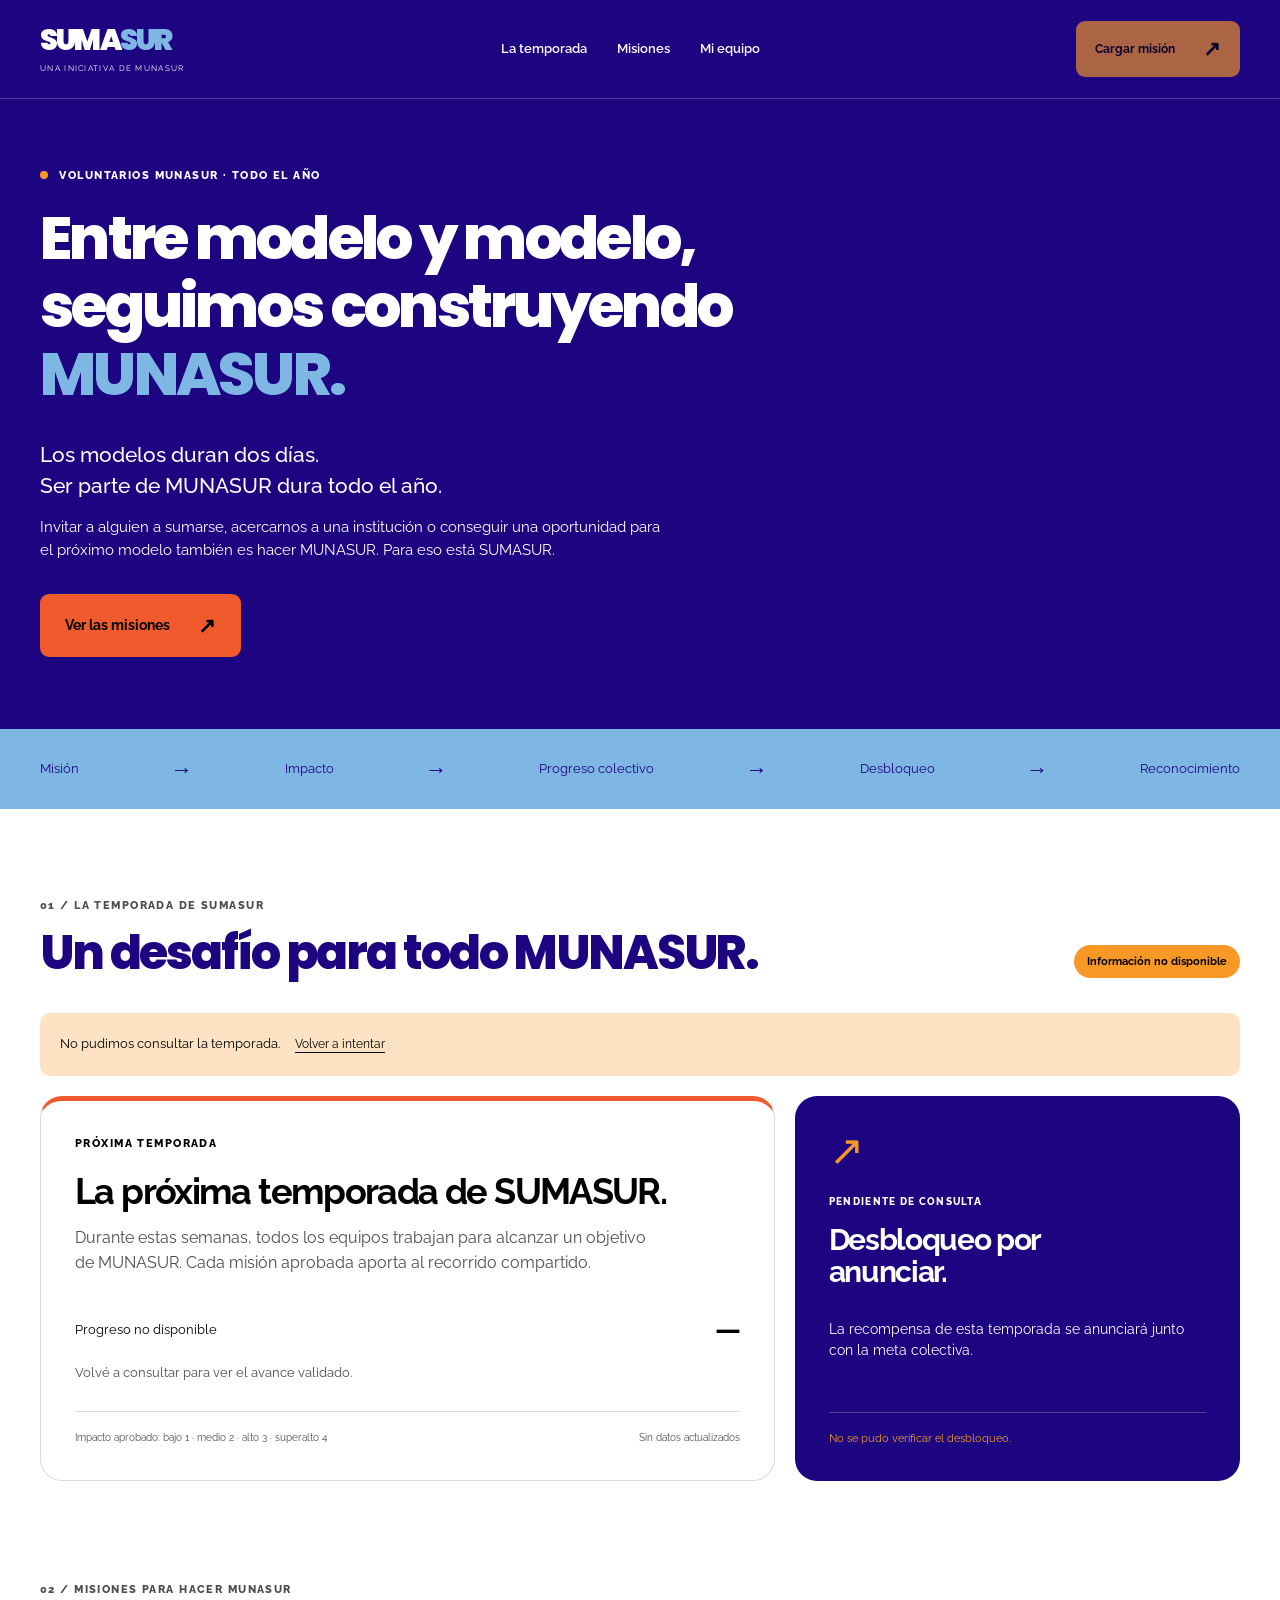
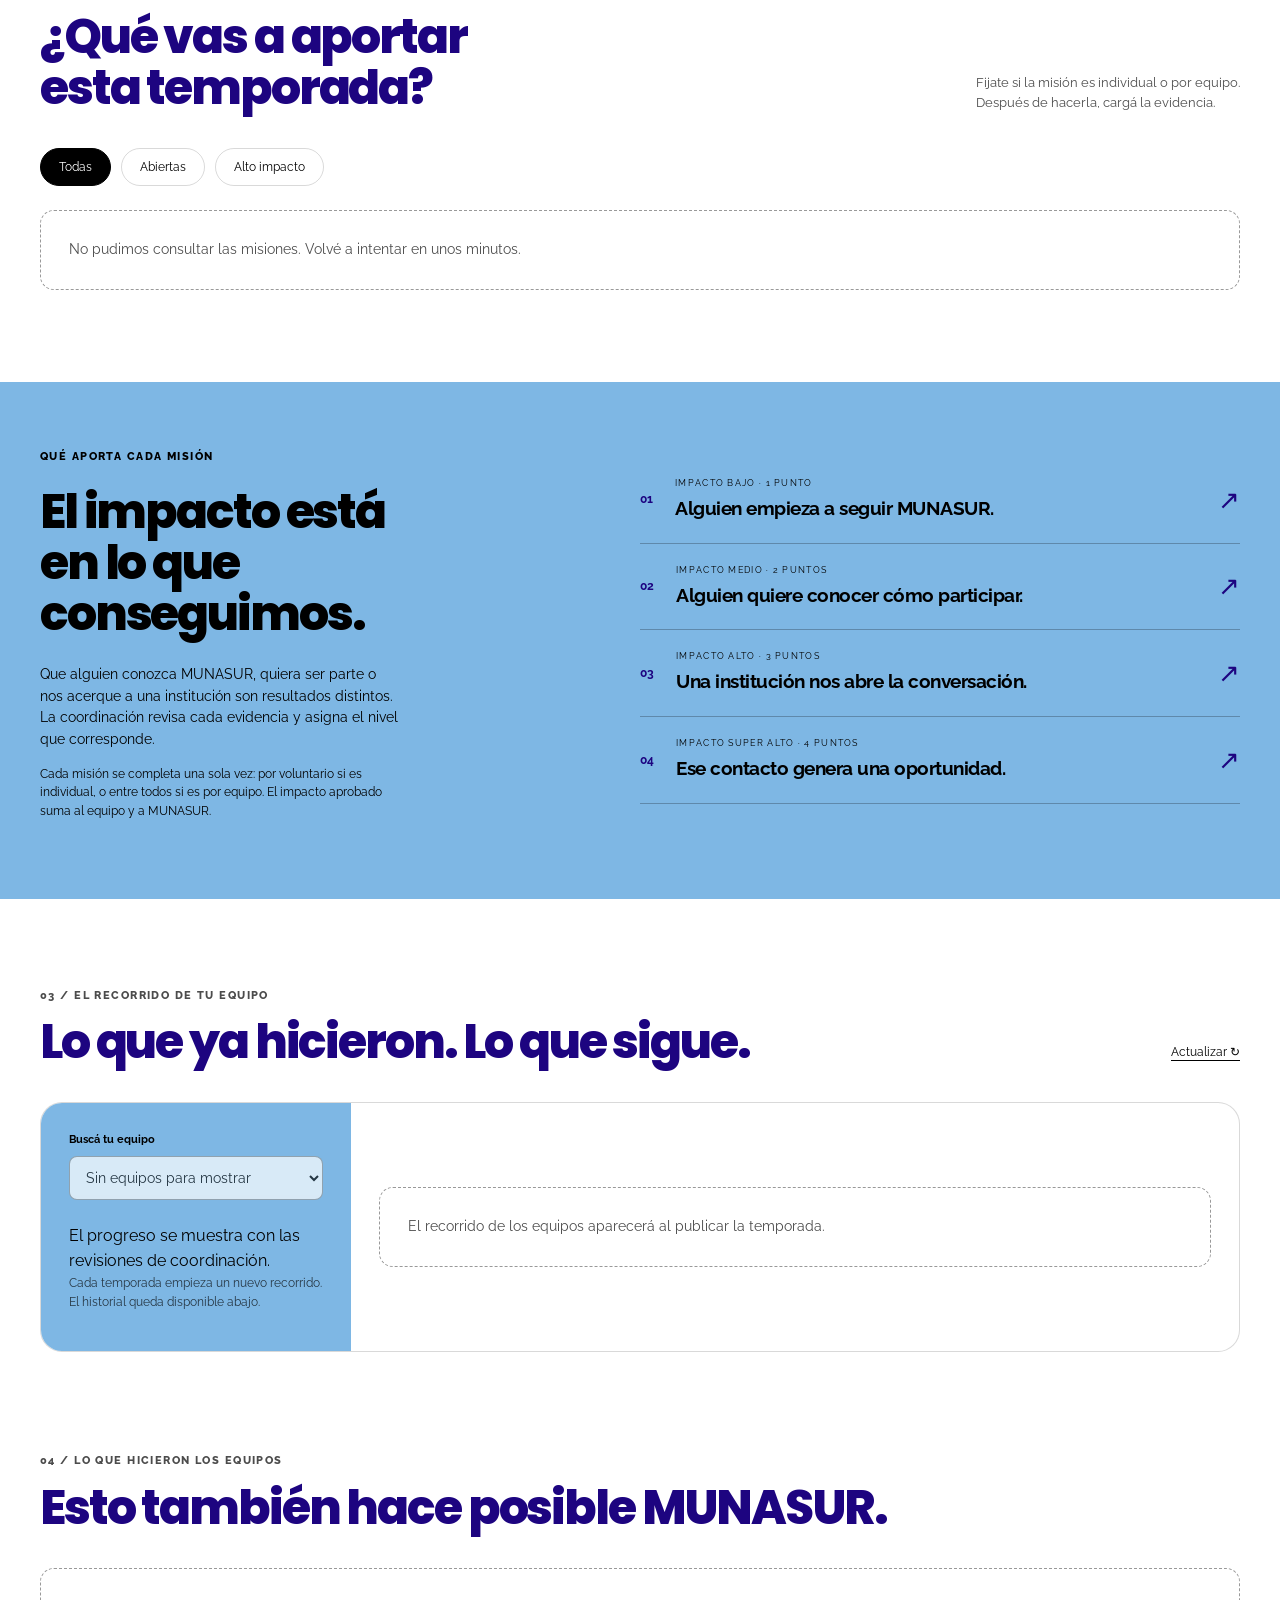
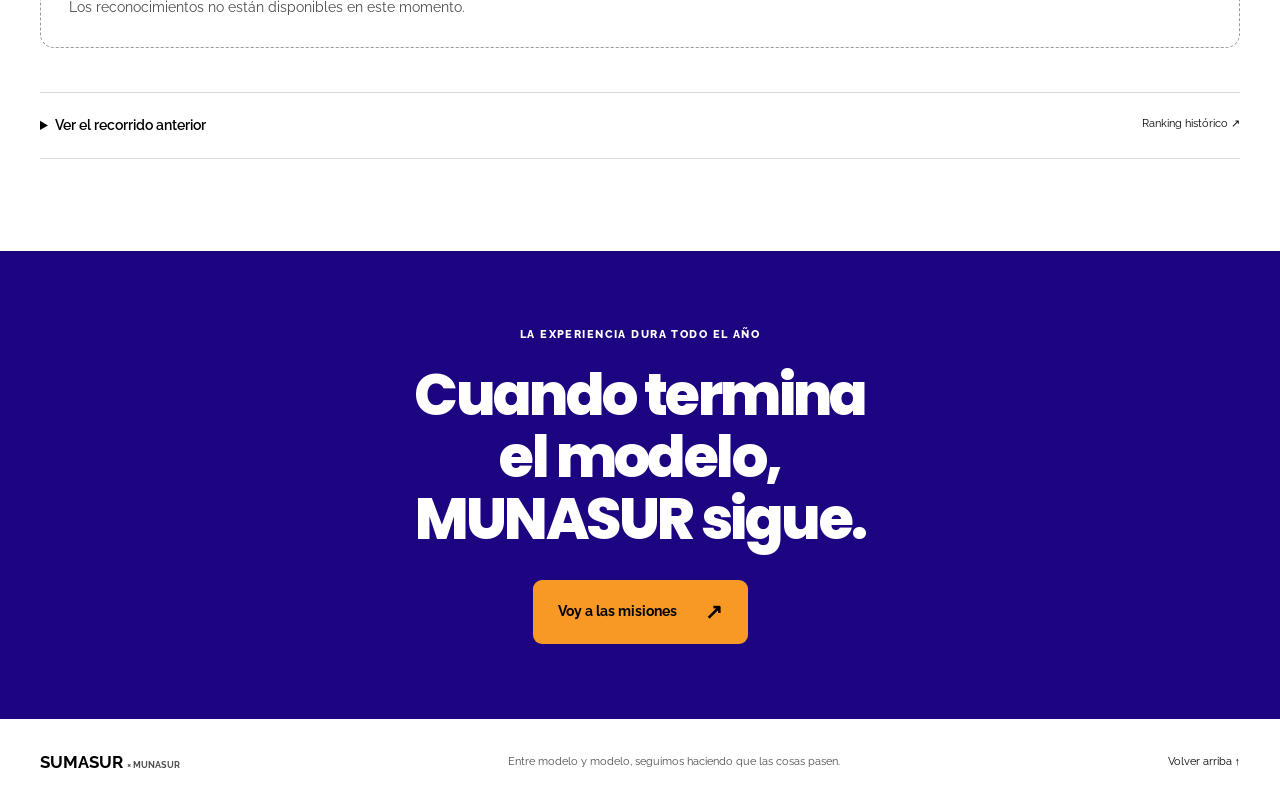
<file: index.html>
<!doctype html>
<html lang="es-AR">
<head>
  <meta charset="utf-8"><meta name="viewport" content="width=device-width,initial-scale=1">
  <meta name="description" content="SUMASUR: misiones con impacto, temporadas y metas que construimos en comunidad.">
  <meta name="theme-color" content="#1d0480"><title>SUMASUR · Entre modelo y modelo</title>
  <link rel="preconnect" href="https://fonts.googleapis.com"><link rel="preconnect" href="https://fonts.gstatic.com" crossorigin>
  <link href="https://fonts.googleapis.com/css2?family=Raleway:wght@400;500;600;700&family=Poppins:wght@600;700;800;900&display=swap" rel="stylesheet">
  <link rel="stylesheet" href="styles.css">
</head>
<body>
<a class="skip" href="#main">Ir al contenido</a>
<div class="demo-banner" id="demoBanner" hidden>VISTA DE EJEMPLO · Equipos, resultados y recompensa ficticios. Los envíos están desactivados. <a href="?">Salir del ejemplo</a><div class="demo-controls"><label for="demoGoalType">Probar desbloqueo por</label><select id="demoGoalType"><option value="puntos">Puntos de impacto</option><option value="resultados">Resultados concretos</option></select></div></div>
<header class="header"><nav class="shell nav" aria-label="Principal">
  <a class="wordmark" href="#" aria-label="SUMASUR, inicio">SUMA<span>SUR</span><small>UNA INICIATIVA DE MUNASUR</small></a>
  <div class="nav-links"><a href="#temporada">La temporada</a><a href="#misiones">Misiones</a><a href="#equipos">Mi equipo</a></div>
  <button class="button button--small" id="openSubmitTop" disabled>Cargar misión <span aria-hidden="true">↗</span></button>
</nav></header>
<main id="main">
<div class="hero-band"><section class="hero shell">
  <div class="hero-copy"><p class="eyebrow"><span class="dot"></span> VOLUNTARIOS MUNASUR · TODO EL AÑO</p>
    <h1>Entre modelo y modelo, <br>seguimos construyendo <br><span>MUNASUR.</span></h1>
    <p class="hero-lead">Los modelos duran dos días.<br>Ser parte de MUNASUR dura todo el año.</p>
    <p class="hero-note">Invitar a alguien a sumarse, acercarnos a una institución o conseguir una oportunidad para el próximo modelo también es hacer MUNASUR. Para eso está SUMASUR.</p>
    <a class="button" href="#misiones">Ver las misiones <span aria-hidden="true">↗</span></a>
  </div>
</section></div>
<div class="principles"><div class="shell"><span>Misión</span><b>→</b><span>Impacto</span><b>→</b><span>Progreso colectivo</span><b>→</b><span>Desbloqueo</span><b>→</b><span>Reconocimiento</span></div></div>
<section class="section shell" id="temporada">
  <div class="section-heading"><div><p class="eyebrow">01 / LA TEMPORADA DE SUMASUR</p><h2>Un desafío para todo MUNASUR.</h2></div><span class="status-pill" id="seasonStatus">Consultando temporada…</span></div>
  <div id="connectionMessage" class="notice" role="status" hidden></div>
  <div class="season-grid"><article class="season-card"><p class="eyebrow" id="seasonDates">PRÓXIMA TEMPORADA</p><h3 id="seasonTitle">La próxima temporada de SUMASUR.</h3><p id="seasonNarrative">Durante estas semanas, todos los equipos trabajan para alcanzar un objetivo de MUNASUR. Cada misión aprobada aporta al recorrido compartido.</p>
    <div class="progress-top"><span id="progressLabel">Meta por anunciar</span><strong id="progressNumber">—</strong></div>
    <progress id="collectiveMeter" max="100" value="0" aria-label="Progreso colectivo" hidden></progress>
    <div id="goalList" class="goal-list"></div><p class="small" id="progressCaption">La coordinación publicará el objetivo y los criterios antes del lanzamiento.</p>
    <p class="season-impact" id="seasonImpact"></p><div class="season-bottom"><span>Impacto aprobado: bajo 1 · medio 2 · alto 3 · superalto 4</span><span id="seasonUpdate"></span></div>
  </article><aside class="unlock-card"><span class="unlock-icon" id="unlockIcon" aria-hidden="true">↗</span><p class="eyebrow" id="unlockLabel">LO QUE PODEMOS DESBLOQUEAR</p><h3 id="rewardTitle">Desbloqueo por anunciar.</h3><p id="rewardDescription">La recompensa de esta temporada se anunciará junto con la meta colectiva.</p><div class="unlock-footer" id="unlockFooter">Lo alcanzamos entre todos los equipos.</div></aside></div>
</section>
<section class="section shell" id="misiones"><div class="section-heading"><div><p class="eyebrow">02 / MISIONES PARA HACER MUNASUR</p><h2>¿Qué vas a aportar<br>esta temporada?</h2></div><p class="section-note">Fijate si la misión es individual o por equipo.<br>Después de hacerla, cargá la evidencia.</p></div>
  <div class="filters" role="group" aria-label="Filtrar misiones"><button class="filter active" data-filter="all" aria-pressed="true">Todas</button><button class="filter" data-filter="open" aria-pressed="false">Abiertas</button><button class="filter" data-filter="alto" aria-pressed="false">Alto impacto</button></div>
  <div class="mission-grid" id="missions" aria-live="polite"><p class="empty">Consultando las misiones de la temporada…</p></div>
</section>
<section class="quality-section"><div class="shell quality-layout"><div><p class="eyebrow">QUÉ APORTA CADA MISIÓN</p><h2>El impacto está<br>en lo que conseguimos.</h2><p>Que alguien conozca MUNASUR, quiera ser parte o nos acerque a una institución son resultados distintos. La coordinación revisa cada evidencia y asigna el nivel que corresponde.</p><p class="quality-note">Cada misión se completa una sola vez: por voluntario si es individual, o entre todos si es por equipo. El impacto aprobado suma al equipo y a MUNASUR.</p></div><ol class="quality-ladder"><li><span>01</span><div><small>IMPACTO BAJO · 1 PUNTO</small><strong>Alguien empieza a seguir MUNASUR.</strong></div><i>↗</i></li><li><span>02</span><div><small>IMPACTO MEDIO · 2 PUNTOS</small><strong>Alguien quiere conocer cómo participar.</strong></div><i>↗</i></li><li><span>03</span><div><small>IMPACTO ALTO · 3 PUNTOS</small><strong>Una institución nos abre la conversación.</strong></div><i>↗</i></li><li><span>04</span><div><small>IMPACTO SUPER ALTO · 4 PUNTOS</small><strong>Ese contacto genera una oportunidad.</strong></div><i>↗</i></li></ol></div></section>
<section class="section shell" id="equipos"><div class="section-heading"><div><p class="eyebrow">03 / EL RECORRIDO DE TU EQUIPO</p><h2>Lo que ya hicieron. Lo que sigue.</h2></div><button class="text-button" id="refreshProgress">Actualizar <span aria-hidden="true">↻</span></button></div>
  <div class="team-layout"><div class="team-sidebar"><label for="teamProgressSelect">Buscá tu equipo</label><select id="teamProgressSelect" disabled><option>Esperando temporada</option></select><div id="teamProgressSummary"><p>Acá vas a ver lo que completaron, lo que está en revisión y las misiones pendientes.</p></div><p class="small">Cada temporada empieza un nuevo recorrido. El historial queda disponible abajo.</p></div><div id="teamMissionList" class="team-list" aria-live="polite"><p class="empty">El progreso aparecerá cuando se publique la temporada.</p></div></div>
</section>
<section class="section shell" id="reconocimiento"><div class="section-heading"><div><p class="eyebrow">04 / LO QUE HICIERON LOS EQUIPOS</p><h2>Esto también hace posible MUNASUR.</h2></div></div><div id="recognitions" class="recognitions"><p class="empty">Acá vamos a reconocer los aportes aprobados y a los equipos que los hicieron posibles.</p></div>
<details id="ranking" class="history"><summary>Ver el recorrido anterior <span>Ranking histórico ↗</span></summary><p class="small">Estos puntos pertenecen al sistema anterior y no se suman a la meta de la nueva temporada.</p><div id="rankingList">Consultá el historial para cargar los datos.</div><button class="text-button" id="loadHistory">Consultar historial</button></details></section>
<section class="closing"><div class="shell"><p class="eyebrow">LA EXPERIENCIA DURA TODO EL AÑO</p><h2>Cuando termina<br>el modelo,<br><em>MUNASUR sigue.</em></h2><a class="button" href="#misiones">Voy a las misiones <span aria-hidden="true">↗</span></a></div></section>
</main>
<footer class="shell footer"><strong>SUMASUR <span>× MUNASUR</span></strong><p>Entre modelo y modelo, seguimos haciendo que las cosas pasen.</p><a href="#main">Volver arriba ↑</a></footer>
<dialog id="submitDialog" aria-labelledby="dialogTitle"><form id="submissionForm"><button type="button" class="modal-close" id="closeDialog" aria-label="Cerrar">×</button><p class="eyebrow">CARGAR MISIÓN · SUMASUR</p><h2 id="dialogTitle">Contanos qué hicieron.</h2><p class="small">La coordinación revisará el resultado y su nivel de impacto antes de actualizar el progreso.</p><label>Mail con el que te registraste<input type="email" id="email" required autocomplete="email"></label><label>Misión<select id="missionSelect" required></select></label><p class="small" id="missionHelp"></p><label>¿Qué hiciste y qué resultado generó?<textarea id="comment" rows="4" required maxlength="600"></textarea></label><label>Evidencia<input type="file" id="evidence" required accept="image/*,.pdf,video/mp4,video/quicktime"><small>Imagen, PDF o video. Máximo 8 MB.</small></label><label class="check"><input type="checkbox" required> Confirmo que corresponde a una acción real.</label><button class="button" id="submitButton">Enviar para revisión</button><p id="formMessage" role="status"></p></form></dialog>
<script src="config.js"></script><script src="season-engine.js"></script><script src="script.js"></script><script src="team-progress.js"></script>
</body></html>
</file>
<file: styles.css>
:root{--paper:#ffffff;--ink:#000000;--muted:#000000b3;--line:#00000026;--orange:#f15a2c;--blue:#7eb7e4;--purple:#1d0480;--lime:#f89825;--radius:22px}*{box-sizing:border-box}html{scroll-behavior:smooth;scroll-padding-top:100px}body{margin:0;background:var(--paper);color:var(--ink);font:16px/1.55 'Raleway',sans-serif}button,input,select,textarea{font:inherit}button,a,input,select,textarea{touch-action:manipulation}button,a{ -webkit-tap-highlight-color:transparent}a{color:inherit;text-decoration:none}button{cursor:pointer}button:disabled{cursor:not-allowed;opacity:.55}button:focus-visible,a:focus-visible,input:focus-visible,select:focus-visible,textarea:focus-visible,summary:focus-visible{outline:3px solid var(--purple);outline-offset:5px}[hidden]{display:none!important}.shell{width:min(1240px,calc(100% - 80px));margin:auto}h1,h2,h3,p{margin-top:0}h1,h2,h3{line-height:1.08;letter-spacing:-.045em}h1,h2,.wordmark{font-family:'Poppins',sans-serif}h2{font-size:clamp(30px,3.7vw,48px);font-weight:800;margin-bottom:0}h3{font-size:28px}p{color:var(--muted)}.eyebrow{font-size:11px;font-weight:800;letter-spacing:.13em;line-height:1.6;color:inherit;margin-bottom:20px}.small{font-size:13px}.header{border-bottom:1px solid var(--line)}.nav{min-height:98px;display:flex;align-items:center;justify-content:space-between;gap:24px}.wordmark{font-size:29px;font-weight:900;letter-spacing:-1.8px;line-height:1}.wordmark>span{color:var(--orange)}.wordmark small{display:block;font:8px 'Raleway',sans-serif;letter-spacing:1.3px;margin-top:8px}.nav-links{display:flex;gap:30px;font-size:13px;font-weight:600}.nav-links a:hover{color:var(--orange)}.button{display:inline-flex;align-items:center;justify-content:center;gap:28px;background:#1d0480;border:1px solid transparent;color:#fff;padding:16px 24px;border-radius:9px;font-size:14px;font-weight:700;line-height:1.4;transition:transform .2s,background .2s}.button:hover:not(:disabled){background:#000000;transform:translateY(-2px)}.button--small{padding:12px 18px;font-size:12px}.button span{font-size:21px}.hero{display:grid;grid-template-columns:1fr 1fr;align-items:center;gap:65px;padding-top:66px;padding-bottom:70px}.dot{display:inline-block;width:8px;height:8px;border-radius:50%;background:var(--orange);margin-right:7px}.hero h1{font-size:clamp(38px,5.2vw,69px);font-weight:800;line-height:1.015;margin-bottom:26px}.hero h1>span{color:var(--orange)}.hero-lead{font-size:19px;line-height:1.5;color:var(--ink);font-weight:500;margin-bottom:14px}.hero-note{font-size:14px;max-width:390px;margin-bottom:26px}.hero-art{height:536px;background:#ffffff;position:relative;border-radius:180px 180px 24px 24px;overflow:hidden;isolation:isolate}.art-grid{position:absolute;inset:0;background-image:linear-gradient(#7eb7e466 1px,transparent 1px),linear-gradient(90deg,#7eb7e466 1px,transparent 1px);background-size:42px 42px}.orbit-label{position:absolute;top:42px;left:0;width:100%;text-align:center;font-size:10px;letter-spacing:3px;font-weight:700}.art-circle{position:absolute;width:192px;height:192px;border-radius:50%;display:grid;place-items:center}.art-circle svg{width:65%;fill:none;stroke:var(--ink);stroke-width:7;stroke-linecap:round;stroke-linejoin:round}.circle-blue{background:var(--blue);left:38px;top:100px;transform:rotate(10deg)}.circle-orange{background:var(--orange);right:36px;top:163px;transform:rotate(-5deg);z-index:2}.circle-purple{background:var(--purple);left:85px;top:261px}.circle-purple svg{stroke:var(--lime)}.art-card{position:absolute;bottom:27px;right:21px;width:260px;padding:22px;background:var(--paper);border:1px solid var(--ink);box-shadow:5px 5px 0 var(--ink);transform:rotate(-5deg);z-index:4}.art-card>span{display:block;font-size:10px}.art-card .tiny-label{font-size:9px;letter-spacing:1px}.art-card strong{display:block;font-size:26px;letter-spacing:-1px;margin:6px 0}.art-card b{font-size:20px;margin-left:7px}.art-sticker{position:absolute;top:79px;right:25px;transform:rotate(13deg);border:1px solid var(--ink);border-radius:50%;width:96px;height:96px;display:grid;place-content:center;text-align:center;font-size:13px;font-weight:800;line-height:1.1;background:var(--lime);z-index:3}.principles{background:var(--ink);color:var(--paper)}.principles .shell{display:flex;justify-content:space-between;align-items:center;gap:15px;padding-top:23px;padding-bottom:23px;font-size:13px}.principles b{color:var(--lime);font-size:22px}.section{padding-top:88px;padding-bottom:12px}.section-heading{display:flex;justify-content:space-between;align-items:end;gap:30px;margin-bottom:35px}.section-heading .eyebrow{color:var(--muted);margin-bottom:12px}.section-note{font-size:13px;margin:0;max-width:340px}.status-pill,.tag{font-size:11px;font-weight:700;border:1px solid var(--line);border-radius:30px;padding:8px 13px;white-space:nowrap}.status-pill{background:var(--lime);border:0}.season-grid{display:grid;grid-template-columns:1.65fr 1fr;gap:20px}.season-card{background:#ffffff;border:1px solid var(--line);border-radius:var(--radius);padding:34px}.season-card h3{font-size:36px;margin-bottom:15px}.season-card>p:not(.eyebrow){max-width:590px}.progress-top{display:flex;justify-content:space-between;align-items:center;gap:15px;margin-top:32px;margin-bottom:12px;font-size:13px}.progress-top strong{white-space:nowrap;font-size:28px;letter-spacing:-1px}progress{display:block;width:100%;height:14px;border:none;border-radius:20px;overflow:hidden;background:#7eb7e440;accent-color:var(--orange);margin-bottom:14px}progress::-webkit-progress-bar{background:#7eb7e440}progress::-webkit-progress-value{background:var(--orange);border-radius:20px}progress::-moz-progress-bar{background:var(--orange)}.season-bottom{border-top:1px solid var(--line);padding-top:18px;font-size:10px;color:var(--muted);display:flex;justify-content:space-between;gap:16px;margin-top:28px}.unlock-card{background:var(--purple);color:#fff;padding:34px;border-radius:var(--radius);display:flex;flex-direction:column}.unlock-card p{color:#ffffff}.unlock-card h3{font-size:30px;max-width:310px}.unlock-icon{font-size:42px;color:var(--lime);line-height:1;margin-bottom:22px}.unlock-card .eyebrow{font-size:10px;margin-bottom:14px}.unlock-card>p:not(.eyebrow){font-size:14px}.unlock-footer{border-top:1px solid #ffffff3b;padding-top:17px;margin-top:auto;font-size:11px;color:var(--lime)}.filters{display:flex;gap:10px;margin-bottom:24px;flex-wrap:wrap}.filter{background:transparent;border:1px solid var(--line);border-radius:30px;padding:9px 18px;font-size:12px}.filter.active{background:var(--ink);color:white;border-color:var(--ink)}.mission-grid{display:grid;grid-template-columns:repeat(3,1fr);gap:18px}.mission-card{background:#ffffff;border:1px solid var(--line);border-radius:18px;padding:26px;display:flex;flex-direction:column;min-height:360px}.mission-card:nth-child(3n+2){background:#7eb7e422}.mission-card:nth-child(3n){background:#f8982522}.mission-top{display:flex;align-items:center;justify-content:space-between;margin-bottom:28px;gap:8px}.mission-index{font-size:12px;color:var(--muted)}.tag{padding:5px 9px;font-size:9px;border-color:#00000044}.mission-card h3{font-size:25px}.mission-card>p{font-size:13px}.criterion{border-top:1px solid #00000022;padding-top:16px;font-size:12px;margin:4px 0 18px}.criterion strong{display:block;font-size:9px;letter-spacing:1px;margin-bottom:6px}.mission-card .button{margin-top:auto;background:var(--ink);padding:12px;font-size:12px}.mission-date{font-size:10px;margin-top:14px;color:var(--muted)}.empty{grid-column:1/-1;width:100%;border:1px dashed #00000066;padding:28px;border-radius:14px;font-size:14px;margin:0}.quality-section{background:var(--blue);margin-top:80px;padding:66px 0}.quality-layout{display:grid;grid-template-columns:1fr 1.2fr;gap:100px;align-items:center}.quality-layout h2{margin-bottom:25px}.quality-layout p:not(.eyebrow){color:#000000;font-size:14px;max-width:360px}.quality-layout .quality-note{font-size:12px!important}.quality-ladder{padding:0;margin:0;list-style:none}.quality-ladder li{border-bottom:1px solid #00000040;display:flex;align-items:center;gap:22px;padding:20px 0}.quality-ladder li:first-child{padding-top:0}.quality-ladder li>span{font-size:12px}.quality-ladder small{font-size:9px;letter-spacing:1.3px;display:block;margin-bottom:5px}.quality-ladder strong{font-size:19px;letter-spacing:-.5px}.quality-ladder i{margin-left:auto;font-size:26px;font-style:normal}.team-layout{display:grid;grid-template-columns:310px 1fr;border:1px solid var(--line);border-radius:var(--radius);overflow:hidden;background:#ffffff}.team-sidebar{padding:28px;background:#7eb7e433}.team-sidebar label{font-size:11px;font-weight:700;display:block;margin-bottom:8px}.team-sidebar select{margin-bottom:24px}.team-sidebar h3{font-size:23px;margin-bottom:14px}.team-sidebar p{font-size:12px}.team-list{padding:16px 28px;align-self:center}.team-mission{display:flex;align-items:center;gap:20px;justify-content:space-between;padding:20px 0;border-bottom:1px solid var(--line)}.team-mission:last-child{border:0}.team-mission h4{margin:0;font-size:14px;font-weight:600}.team-mission small{color:var(--muted);font-size:10px}.team-state{font-size:10px;border-radius:25px;padding:7px 10px;background:#0000000d;white-space:nowrap}.completed .team-state{background:#7eb7e466}.review .team-state{background:#f8982540}.team-actions{display:flex;align-items:center;gap:12px}.text-button{background:transparent;border:none;padding:6px 0;text-decoration:underline;text-underline-offset:4px;font-size:12px;color:var(--ink)}.calendar-section{background:#7eb7e433;margin-top:80px;padding:65px 0}.calendar-grid{display:grid;grid-template-columns:1fr 1fr;gap:60px}.calendar-grid h3{font-size:21px;padding-bottom:20px;border-bottom:1px solid #00000033}.calendar-grid h3>span{font-size:13px;background:var(--ink);color:white;border-radius:50%;padding:8px;margin-right:12px;letter-spacing:0}.calendar-grid ol{list-style:none;padding:0}.calendar-grid li{display:flex;gap:20px;padding:13px 0}.calendar-grid li>b{font-size:10px;min-width:32px;color:var(--muted);padding-top:3px}.calendar-grid li strong{font-size:14px}.calendar-grid li p{font-size:12px;margin:4px 0 0}.calendar-section>.shell>.small{margin:24px 0 0;font-size:11px;max-width:780px}.recognitions{display:grid;grid-template-columns:repeat(4,1fr);gap:16px}.recognition{padding:26px;border-radius:18px;border:1px solid var(--line)}.recognition strong{font-size:36px;display:block;letter-spacing:-1px}.recognition span{font-size:11px}.recognition p{font-size:12px;margin-bottom:0}.history{margin-top:44px;border-top:1px solid var(--line);border-bottom:1px solid var(--line);padding:22px 0}.history summary{cursor:pointer;font-size:14px;font-weight:600}.history summary>span{float:right;font-size:11px;font-weight:400}.history>.small{margin-top:20px}.rank-row{display:flex;gap:20px;justify-content:space-between;border-bottom:1px solid var(--line);font-size:13px;padding:12px}.rank-row b{margin-right:auto}.closing{margin-top:80px;background:var(--ink);color:var(--paper);text-align:center;padding:75px 0}.closing .eyebrow{color:var(--lime)}.closing h2{font-size:clamp(34px,4.5vw,60px);margin-bottom:30px}.closing em{color:var(--lime);font-style:normal}.footer{display:flex;gap:25px;justify-content:space-between;align-items:center;padding-top:30px;padding-bottom:30px;font-size:11px}.footer strong{font-size:17px}.footer strong span{font-size:9px;color:var(--muted)}.footer p{margin:0}.footer a{font-size:11px}.notice{padding:16px 20px;background:#f8982544;border-radius:10px;font-size:13px;margin-bottom:20px}.notice button{margin-left:12px}.demo-banner{background:var(--lime);font-size:12px;text-align:center;padding:13px}.demo-banner a{text-decoration:underline;margin-left:8px}.skip{position:absolute;left:10px;top:-100px;background:white;padding:15px;z-index:100}.skip:focus{top:10px}dialog{border:1px solid var(--line);border-radius:24px;background:var(--paper);padding:32px;width:min(540px,calc(100% - 24px));max-height:90vh}dialog::backdrop{background:#000000b8;backdrop-filter:blur(4px)}dialog h2{font-size:29px}dialog form{position:relative}dialog label{display:block;font-size:12px;font-weight:600;margin:17px 0}input,select,textarea{width:100%;padding:12px;background:#ffffff;border:1px solid #00000066;border-radius:8px;color:var(--ink);min-width:0;font-size:14px}dialog label input,dialog label select,dialog label textarea{margin-top:7px}.check{display:flex!important;gap:10px;align-items:center}.check input{width:18px;height:18px;margin:0}.modal-close{position:absolute;right:-10px;top:-20px;background:none;border:0;font-size:28px}.form-message{font-size:13px}.error{color:#1d0480}.success{color:#1d0480}.modal-close:disabled{opacity:.3}dialog small{display:block;font-size:11px;font-weight:400;margin-top:7px}
@media(min-width:1500px){.hero{gap:110px}.hero-art{height:560px}.art-circle{width:205px;height:205px}}
@media(max-width:1000px){.shell{width:calc(100% - 48px)}.nav-links{gap:18px;font-size:12px}.hero{gap:30px}.hero-art{height:480px}.art-circle{width:160px;height:160px}.circle-blue{left:20px}.circle-orange{right:15px}.circle-purple{left:44px;top:244px}.art-card{width:235px}.quality-layout{gap:50px}.mission-grid{grid-template-columns:repeat(2,1fr)}.team-layout{grid-template-columns:270px 1fr}.recognitions{grid-template-columns:repeat(2,1fr)}}
@media(max-width:700px){html{scroll-padding-top:20px}.shell{width:calc(100% - 36px)}.nav{min-height:82px;flex-wrap:wrap;gap:15px;padding-top:20px;padding-bottom:17px}.wordmark{font-size:25px}.nav .button{padding:10px 12px;font-size:10px;gap:10px}.nav-links{order:3;justify-content:space-between;width:100%;padding-top:10px;border-top:1px solid var(--line)}.hero{grid-template-columns:1fr;padding-top:38px;padding-bottom:40px;gap:36px}.hero h1{font-size:48px}.hero-lead{font-size:18px}.hero-art{height:395px;max-width:440px;width:100%;margin:auto;border-radius:150px 150px 20px 20px}.orbit-label{top:30px;font-size:8px}.circle-blue{top:72px;left:34px}.circle-orange{top:121px;right:30px}.circle-purple{top:209px;left:57px}.art-sticker{width:75px;height:75px;font-size:11px;top:50px;right:32px}.art-card{width:225px;bottom:20px;right:25px;padding:16px}.art-card strong{font-size:23px}.principles .shell{flex-wrap:wrap;justify-content:center;font-size:10px;gap:10px;padding-top:15px;padding-bottom:15px}.principles b{font-size:16px}.section{padding-top:52px}.section-heading{align-items:start;flex-direction:column;gap:20px;margin-bottom:25px}.season-grid,.mission-grid,.quality-layout,.team-layout,.calendar-grid{grid-template-columns:1fr}.season-card,.unlock-card{padding:25px}.season-card h3{font-size:28px}.season-bottom{flex-direction:column;gap:8px}.unlock-card h3{max-width:none}.unlock-icon{font-size:32px}.quality-section{padding:42px 0;margin-top:45px}.quality-layout{gap:25px}.quality-ladder strong{font-size:17px}.quality-ladder li{gap:15px}.team-list{padding:5px 20px}.team-mission{gap:10px;flex-wrap:wrap}.team-actions{flex-wrap:wrap}.team-sidebar{padding:23px}.team-sidebar select{margin-bottom:20px}.team-sidebar>.small{margin-bottom:0}.calendar-section{margin-top:45px;padding:42px 0}.calendar-grid{gap:25px}.recognitions{gap:10px}.recognition{padding:18px}.history summary>span{display:block;float:none;margin:9px 0}.closing{margin-top:45px;padding:55px 0}.footer{flex-wrap:wrap;gap:15px}.footer p{order:3;width:100%}.mission-card{min-height:320px}.demo-banner{font-size:10px}.hero .eyebrow{font-size:10px}}
@media(prefers-reduced-motion:reduce){html{scroll-behavior:auto}*{transition:none!important}}

/* Identidad MUNASUR: celeste, violeta, dos naranjas, blanco y negro. */
.hero-band,.header{background:#7eb7e4}.header{border-color:#00000026}.hero h1{font-size:clamp(38px,4.8vw,64px)}.hero h1>span{color:#1d0480}.hero{padding-top:45px;padding-bottom:56px}.hero .button{background:#f15a2c;color:#000}.hero .button:hover{background:#f89825}.hero-art{height:555px}.art-card{border-color:#1d0480;box-shadow:5px 5px 0 #1d0480}.wordmark>span{color:#1d0480}.principles{background:#1d0480}.principles b{color:#f89825}.season-card{border-top:5px solid #f15a2c}.season-impact{font-size:13px;color:#1d0480;font-weight:700;margin:20px 0 0}.status-pill{color:#000}.quality-ladder strong{line-height:1.3}.quality-section{background:#7eb7e4}.quality-ladder i{color:#1d0480}.team-sidebar{background:#7eb7e4}.partial .team-state{background:#7eb7e440}.team-mission .mission-detail{display:block;margin-top:7px;color:#000000b3;line-height:1.5}.mission-mode{font-size:11px;font-weight:700;color:#1d0480;margin-bottom:12px}.mission-mode span{font-weight:400}.goal-row{padding:15px 0;border-bottom:1px solid #00000026}.goal-row>div{display:flex;justify-content:space-between;gap:18px;font-size:13px;margin-bottom:8px}.goal-row b{white-space:nowrap}.goal-row progress{height:7px;margin:0}.demo-controls{display:flex;align-items:center;justify-content:center;gap:12px;flex-wrap:wrap;margin-top:9px}.demo-controls label{font-weight:700}.demo-controls select{width:auto;max-width:100%;padding:6px 12px;font-size:12px;background:#fff;border-color:#000}.recognition{border-top:4px solid #f89825}.recognition:nth-child(2){border-top-color:#7eb7e4}.recognition:nth-child(3){border-top-color:#f15a2c}.recognition:nth-child(4){border-top-color:#1d0480}.recognition>small{font-size:10px;display:block}.closing{background:#1d0480}.closing .eyebrow,.closing em{color:#fff}.closing .button{background:#f89825;color:#000}.closing .button:hover{background:#f15a2c}.footer{flex-wrap:wrap}.footer p{max-width:420px}.form-message.success{color:#1d0480}.button:disabled{opacity:.65}.nav-links a:hover{color:#1d0480}.empty{color:#000000b3}.tag{color:#000}.quality-ladder li>span{font-weight:700;color:#1d0480}
@media(max-width:700px){.hero h1{font-size:42px}.hero-art{height:395px}.hero-note{font-size:14px}.hero .eyebrow{font-size:9px}.season-card h3{font-size:27px}.quality-ladder strong{font-size:16px}.team-mission{display:block}.team-actions{margin-top:10px}.progress-top{align-items:flex-start}.progress-top>span{max-width:65%}.hero .button{width:100%}}

/* Portada editorial: violeta primario, sin ilustración. */
.hero-band,.header{background:#1d0480;color:#fff}.header{border-color:#ffffff3b}.wordmark>span{color:#7eb7e4}.nav-links a:hover{color:#7eb7e4}.nav .button{background:#f89825;color:#000}.nav .button:hover:not(:disabled){background:#f15a2c;color:#000}.hero{display:block;padding-top:68px;padding-bottom:72px}.hero-copy{max-width:1080px}.hero h1{font-size:clamp(36px,4.7vw,66px);line-height:1.13;letter-spacing:-.045em;margin-bottom:30px}.hero h1>span{color:#7eb7e4}.hero-lead{color:#fff;font-size:21px}.hero-note{color:#fff;max-width:630px;font-size:15px}.hero .eyebrow{color:#fff}.hero .dot{background:#f89825}.hero .button{margin-top:6px}.hero a:focus-visible,.header a:focus-visible,.header button:focus-visible{outline-color:#7eb7e4}.principles{background:#7eb7e4;color:#1d0480}.principles b{color:#1d0480}.section h2{color:#1d0480}
@media(max-width:700px){.hero{padding-top:42px;padding-bottom:44px}.hero h1{font-size:clamp(29px,8.8vw,42px);line-height:1.13}.hero h1 br{display:none}.hero h1>span{display:block;margin-top:5px}.hero h1>span:before{content:''}.hero-lead{font-size:18px}.hero-note{font-size:14px}.hero .button{width:auto}}
</file>
